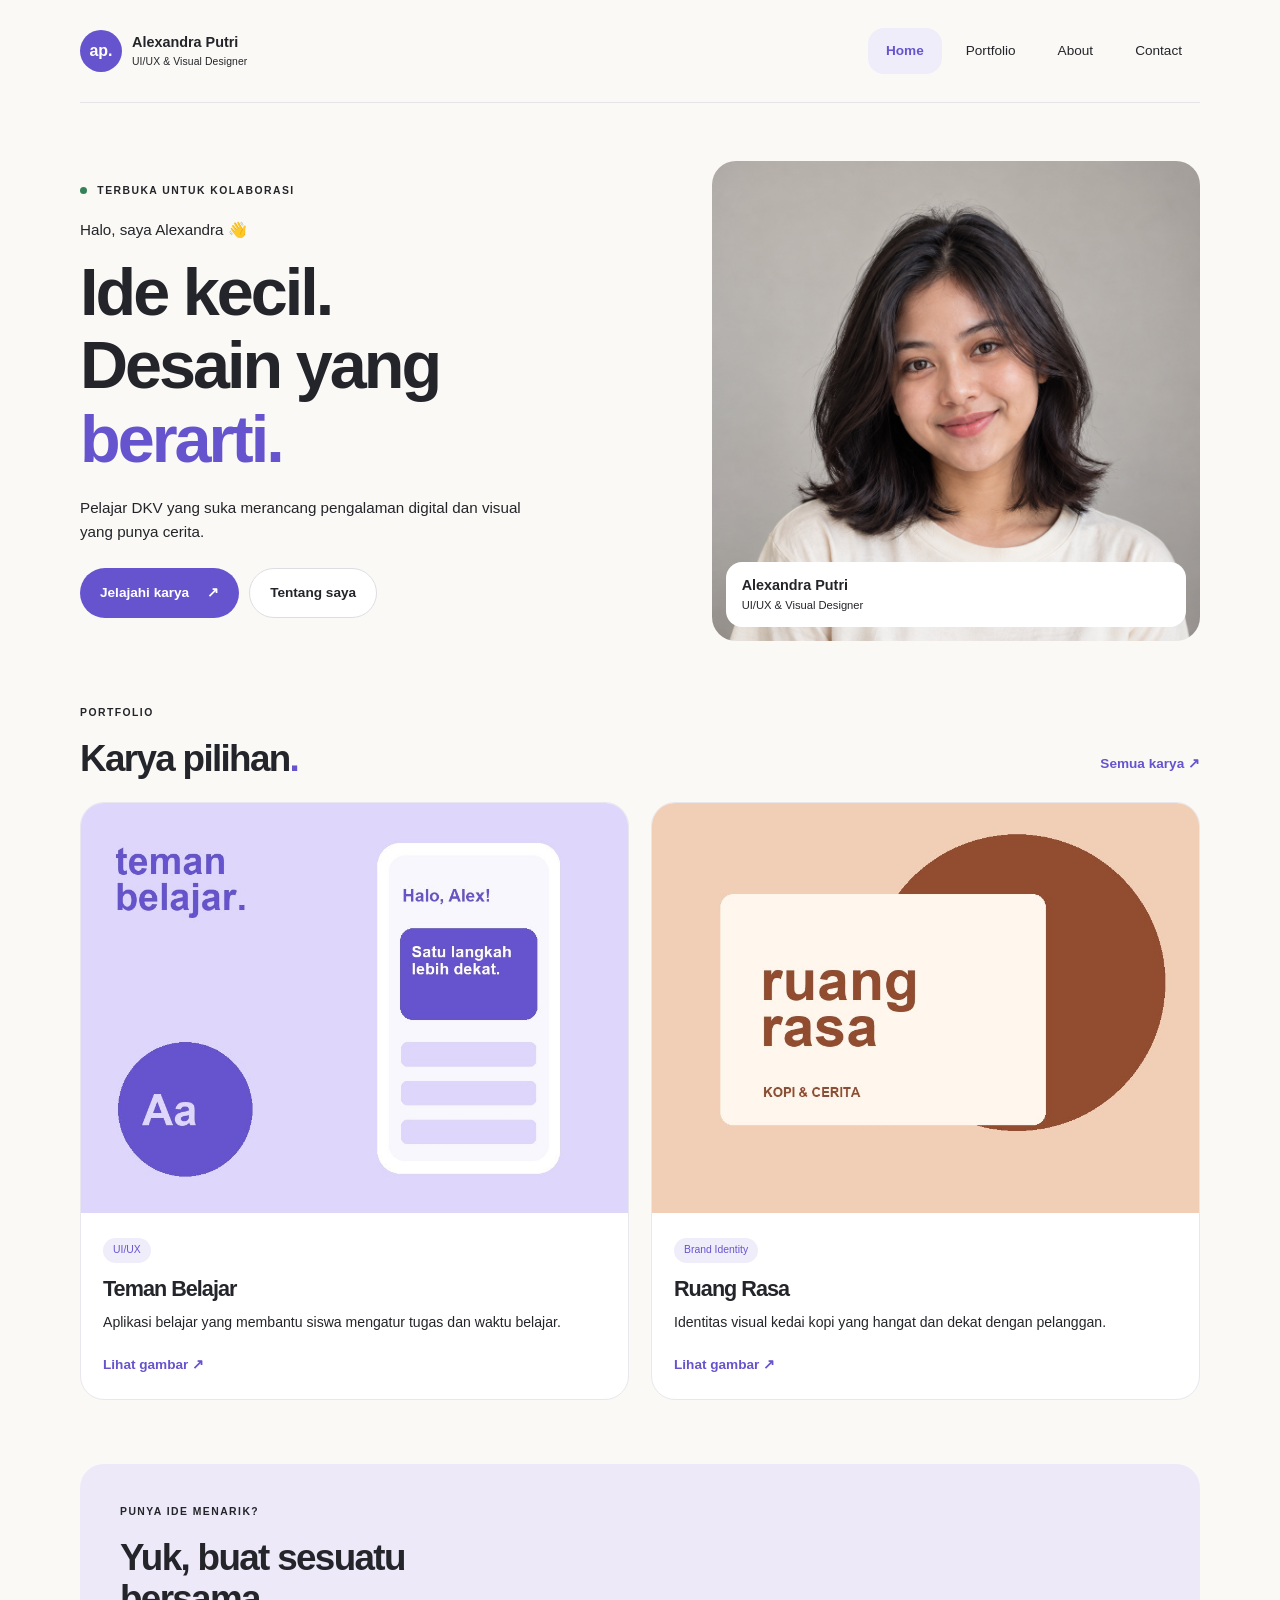
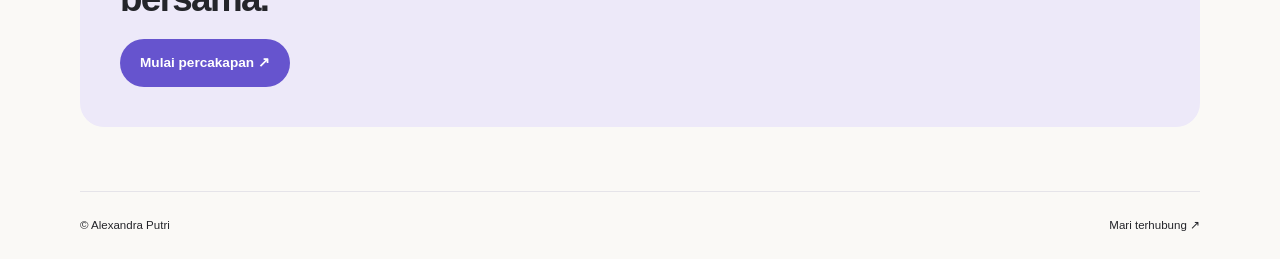
<file: SMK-Portfolio-Mobile/index.html>
<!DOCTYPE html>
<html lang="id">
<head>
  <meta charset="UTF-8">
  <meta name="viewport" content="width=device-width, initial-scale=1, viewport-fit=cover">
  <meta name="theme-color" content="#6654ce">
  <!-- GANTI NAMA SISWA DI SINI: judul tab dan deskripsi -->
  <title>Home — Alexandra Putri</title>
  <meta name="description" content="Portfolio Alexandra Putri, pelajar DKV dengan fokus UI/UX dan desain visual.">
  <!-- CSS bersama adalah referensi AI. CSS halaman ini yang diedit. -->
  <link rel="stylesheet" href="css/style.css">
  <link rel="stylesheet" href="css/home.css">
  <link rel="manifest" href="manifest.json">
  <link rel="icon" type="image/png" href="images/icon-192.png">
  <link rel="apple-touch-icon" href="images/icon-192.png">
  <script src="js/app.js" defer></script>
</head>
<body class="page-home">
  <a class="skip-link" href="#konten">Lewati ke konten</a>
  <header class="site-header wrap">
    <!-- GANTI NAMA SISWA DI SINI: nama dan inisial -->
    <a class="brand" href="index.html"><span class="brand-mark">ap.</span><span>Alexandra Putri<span class="brand-caption">UI/UX & Visual Designer</span></span></a>
    <nav aria-label="Navigasi utama">
      <a href="index.html" aria-current="page"><svg viewBox="0 0 24 24" aria-hidden="true"><path d="m3 10 9-7 9 7v10a1 1 0 0 1-1 1h-5v-7H9v7H4a1 1 0 0 1-1-1Z"/></svg><span>Home</span></a>
      <a href="portfolio.html"><svg viewBox="0 0 24 24" aria-hidden="true"><rect x="3" y="3" width="7" height="7" rx="1"/><rect x="14" y="3" width="7" height="7" rx="1"/><rect x="3" y="14" width="7" height="7" rx="1"/><rect x="14" y="14" width="7" height="7" rx="1"/></svg><span>Portfolio</span></a>
      <a href="about.html"><svg viewBox="0 0 24 24" aria-hidden="true"><circle cx="12" cy="8" r="4"/><path d="M4 21v-2a8 8 0 0 1 16 0v2"/></svg><span>About</span></a>
      <a href="contact.html"><svg viewBox="0 0 24 24" aria-hidden="true"><rect x="3" y="5" width="18" height="14" rx="2"/><path d="m3 6 9 7 9-7"/></svg><span>Contact</span></a>
    </nav>
  </header>
  <main id="konten" class="wrap">
    <section class="home-hero">
      <div class="hero-copy">
        <p class="eyebrow"><span class="status-dot"></span> TERBUKA UNTUK KOLABORASI</p>
        <!-- GANTI NAMA SISWA DI SINI -->
        <p class="intro">Halo, saya Alexandra 👋</p>
        <!-- GANTI DESKRIPSI DI SINI -->
        <h1>Ide kecil.<br>Desain yang <em>berarti.</em></h1>
        <p class="hero-description">Pelajar DKV yang suka merancang pengalaman digital dan visual yang punya cerita.</p>
        <div class="actions"><a class="button" href="portfolio.html">Jelajahi karya <span aria-hidden="true">↗</span></a><a class="button secondary" href="about.html">Tentang saya</a></div>
      </div>
      <figure class="hero-photo">
        <!-- GANTI FOTO: timpa images/profile.png dengan foto PNG Anda -->
        <img src="images/profile.png" alt="Foto profil placeholder buatan AI; ganti dengan foto Anda" width="1024" height="1536">
        <figcaption><span>Alexandra Putri</span><span>UI/UX & Visual Designer</span></figcaption>
      </figure>
    </section>
    <section class="home-work section">
      <div class="section-heading"><div><p class="eyebrow">PORTFOLIO</p><h2>Karya pilihan<span class="accent">.</span></h2></div><a class="text-link" href="portfolio.html">Semua karya ↗</a></div>
      <div class="project-grid">

      <!-- GANTI KARYA DI SINI: judul, kategori, deskripsi, gambar, dan alt -->
      <article class="project-card">
        <a class="project-image" href="images/karya-01.jpg" aria-label="Lihat gambar Teman Belajar"><img src="images/karya-01.jpg" alt="Contoh Teman Belajar; ganti dengan deskripsi karya Anda" width="960" height="720" loading="lazy"></a>
        <div class="project-info"><span class="category">UI/UX</span><h3>Teman Belajar</h3><p>Aplikasi belajar yang membantu siswa mengatur tugas dan waktu belajar.</p><a class="text-link" href="images/karya-01.jpg">Lihat gambar ↗</a></div>
      </article>

      <!-- GANTI KARYA DI SINI: judul, kategori, deskripsi, gambar, dan alt -->
      <article class="project-card">
        <a class="project-image" href="images/karya-02.jpg" aria-label="Lihat gambar Ruang Rasa"><img src="images/karya-02.jpg" alt="Contoh Ruang Rasa; ganti dengan deskripsi karya Anda" width="960" height="720" loading="lazy"></a>
        <div class="project-info"><span class="category">Brand Identity</span><h3>Ruang Rasa</h3><p>Identitas visual kedai kopi yang hangat dan dekat dengan pelanggan.</p><a class="text-link" href="images/karya-02.jpg">Lihat gambar ↗</a></div>
      </article>
    </div>
    </section>
    <section class="home-invite"><p class="eyebrow">PUNYA IDE MENARIK?</p><h2>Yuk, buat sesuatu<br>bersama.</h2><a class="button" href="contact.html">Mulai percakapan ↗</a></section>
  </main>
  <footer class="site-footer wrap">
    <!-- GANTI NAMA SISWA DI SINI -->
    <span>© Alexandra Putri</span><a href="contact.html">Mari terhubung ↗</a>
  </footer>
</body>
</html>
</file>
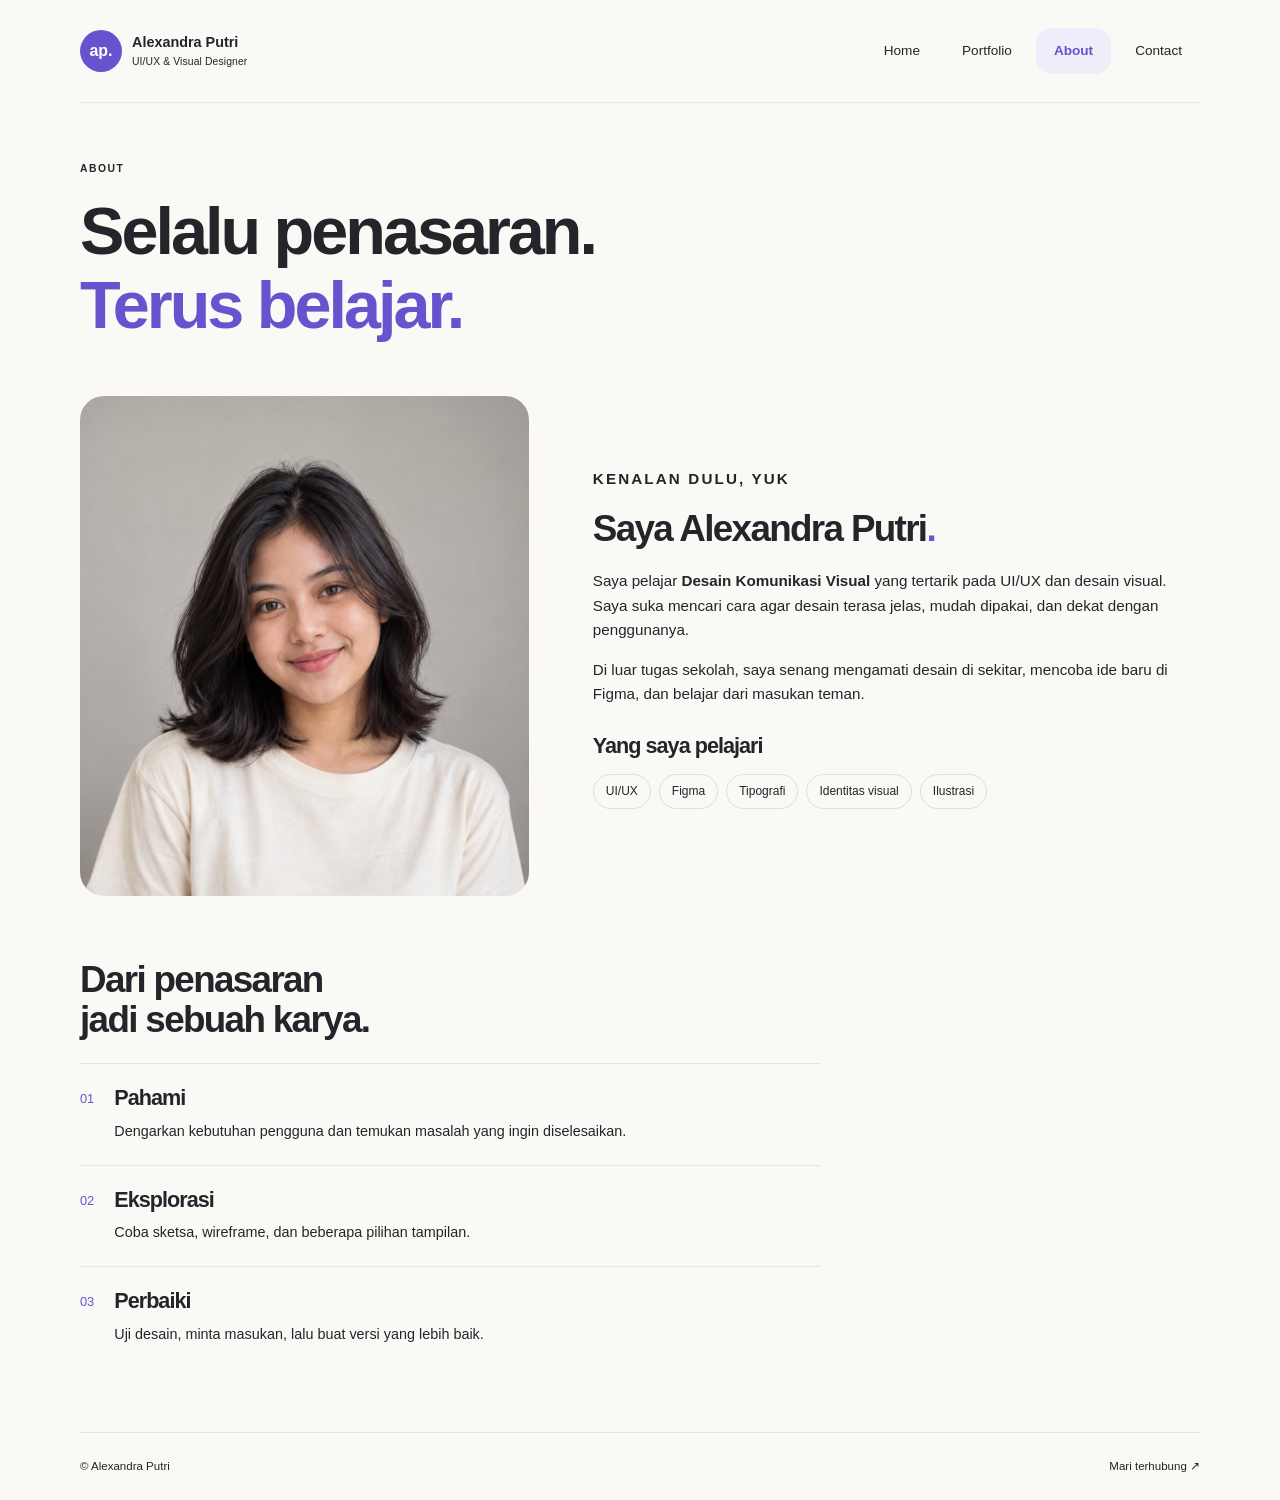
<file: SMK-Portfolio-Mobile/about.html>
<!DOCTYPE html>
<html lang="id">
<head>
  <meta charset="UTF-8">
  <meta name="viewport" content="width=device-width, initial-scale=1, viewport-fit=cover">
  <meta name="theme-color" content="#6654ce">
  <!-- GANTI NAMA SISWA DI SINI: judul tab dan deskripsi -->
  <title>About — Alexandra Putri</title>
  <meta name="description" content="Portfolio Alexandra Putri, pelajar DKV dengan fokus UI/UX dan desain visual.">
  <!-- CSS bersama adalah referensi AI. CSS halaman ini yang diedit. -->
  <link rel="stylesheet" href="css/style.css">
  <link rel="stylesheet" href="css/about.css">
  <link rel="manifest" href="manifest.json">
  <link rel="icon" type="image/png" href="images/icon-192.png">
  <link rel="apple-touch-icon" href="images/icon-192.png">
  <script src="js/app.js" defer></script>
</head>
<body class="page-about">
  <a class="skip-link" href="#konten">Lewati ke konten</a>
  <header class="site-header wrap">
    <!-- GANTI NAMA SISWA DI SINI: nama dan inisial -->
    <a class="brand" href="index.html"><span class="brand-mark">ap.</span><span>Alexandra Putri<span class="brand-caption">UI/UX & Visual Designer</span></span></a>
    <nav aria-label="Navigasi utama">
      <a href="index.html"><svg viewBox="0 0 24 24" aria-hidden="true"><path d="m3 10 9-7 9 7v10a1 1 0 0 1-1 1h-5v-7H9v7H4a1 1 0 0 1-1-1Z"/></svg><span>Home</span></a>
      <a href="portfolio.html"><svg viewBox="0 0 24 24" aria-hidden="true"><rect x="3" y="3" width="7" height="7" rx="1"/><rect x="14" y="3" width="7" height="7" rx="1"/><rect x="3" y="14" width="7" height="7" rx="1"/><rect x="14" y="14" width="7" height="7" rx="1"/></svg><span>Portfolio</span></a>
      <a href="about.html" aria-current="page"><svg viewBox="0 0 24 24" aria-hidden="true"><circle cx="12" cy="8" r="4"/><path d="M4 21v-2a8 8 0 0 1 16 0v2"/></svg><span>About</span></a>
      <a href="contact.html"><svg viewBox="0 0 24 24" aria-hidden="true"><rect x="3" y="5" width="18" height="14" rx="2"/><path d="m3 6 9 7 9-7"/></svg><span>Contact</span></a>
    </nav>
  </header>
  <main id="konten" class="wrap">
    <section class="page-heading"><p class="eyebrow">ABOUT</p><h1>Selalu penasaran.<br><em>Terus belajar.</em></h1></section>
    <section class="about-intro section">
      <!-- GANTI FOTO: timpa images/profile.png -->
      <img class="about-photo" src="images/profile.png" alt="Foto profil placeholder buatan AI; ganti dengan foto Anda" width="1024" height="1536">
      <div class="about-story">
        <!-- GANTI NAMA SISWA DI SINI -->
        <p class="eyebrow">KENALAN DULU, YUK</p><h2>Saya Alexandra Putri<span class="accent">.</span></h2>
        <!-- GANTI DESKRIPSI DI SINI -->
        <p>Saya pelajar <strong>Desain Komunikasi Visual</strong> yang tertarik pada UI/UX dan desain visual. Saya suka mencari cara agar desain terasa jelas, mudah dipakai, dan dekat dengan penggunanya.</p>
        <p>Di luar tugas sekolah, saya senang mengamati desain di sekitar, mencoba ide baru di Figma, dan belajar dari masukan teman.</p>
        <h3>Yang saya pelajari</h3><ul class="tags"><li>UI/UX</li><li>Figma</li><li>Tipografi</li><li>Identitas visual</li><li>Ilustrasi</li></ul>
      </div>
    </section>
    <section class="about-process section"><div class="section-heading"><h2>Dari penasaran<br>jadi sebuah karya.</h2></div>
      <!-- GANTI DESKRIPSI DI SINI: cerita proses desain Anda -->
      <ol class="process-list"><li><span>01</span><div><h3>Pahami</h3><p>Dengarkan kebutuhan pengguna dan temukan masalah yang ingin diselesaikan.</p></div></li><li><span>02</span><div><h3>Eksplorasi</h3><p>Coba sketsa, wireframe, dan beberapa pilihan tampilan.</p></div></li><li><span>03</span><div><h3>Perbaiki</h3><p>Uji desain, minta masukan, lalu buat versi yang lebih baik.</p></div></li></ol>
    </section>
  </main>
  <footer class="site-footer wrap">
    <!-- GANTI NAMA SISWA DI SINI -->
    <span>© Alexandra Putri</span><a href="contact.html">Mari terhubung ↗</a>
  </footer>
</body>
</html>
</file>
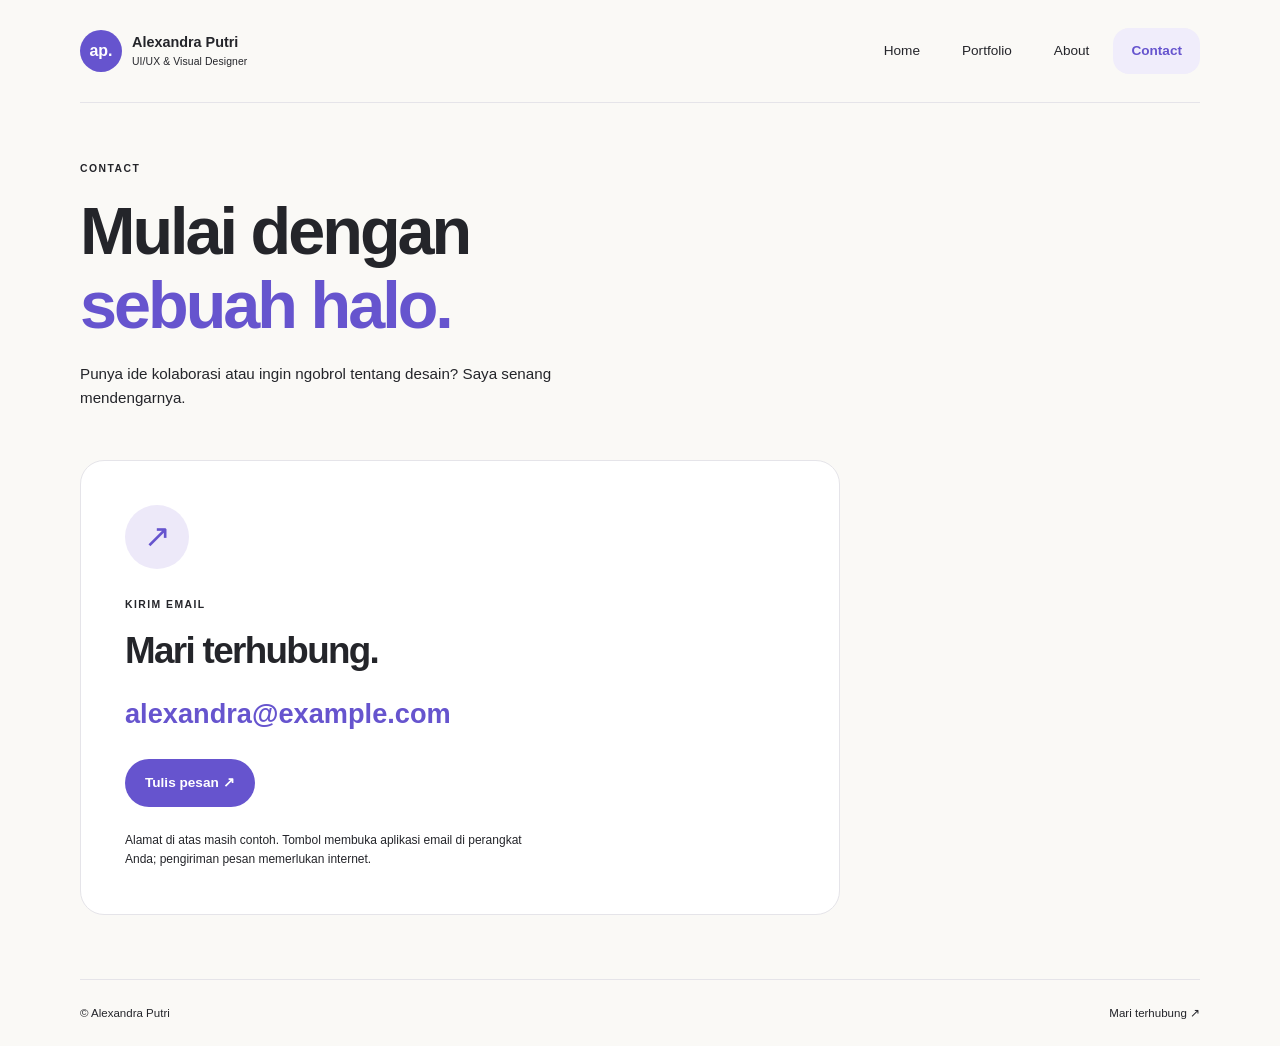
<file: SMK-Portfolio-Mobile/contact.html>
<!DOCTYPE html>
<html lang="id">
<head>
  <meta charset="UTF-8">
  <meta name="viewport" content="width=device-width, initial-scale=1, viewport-fit=cover">
  <meta name="theme-color" content="#6654ce">
  <!-- GANTI NAMA SISWA DI SINI: judul tab dan deskripsi -->
  <title>Contact — Alexandra Putri</title>
  <meta name="description" content="Portfolio Alexandra Putri, pelajar DKV dengan fokus UI/UX dan desain visual.">
  <!-- CSS bersama adalah referensi AI. CSS halaman ini yang diedit. -->
  <link rel="stylesheet" href="css/style.css">
  <link rel="stylesheet" href="css/contact.css">
  <link rel="manifest" href="manifest.json">
  <link rel="icon" type="image/png" href="images/icon-192.png">
  <link rel="apple-touch-icon" href="images/icon-192.png">
  <script src="js/app.js" defer></script>
</head>
<body class="page-contact">
  <a class="skip-link" href="#konten">Lewati ke konten</a>
  <header class="site-header wrap">
    <!-- GANTI NAMA SISWA DI SINI: nama dan inisial -->
    <a class="brand" href="index.html"><span class="brand-mark">ap.</span><span>Alexandra Putri<span class="brand-caption">UI/UX & Visual Designer</span></span></a>
    <nav aria-label="Navigasi utama">
      <a href="index.html"><svg viewBox="0 0 24 24" aria-hidden="true"><path d="m3 10 9-7 9 7v10a1 1 0 0 1-1 1h-5v-7H9v7H4a1 1 0 0 1-1-1Z"/></svg><span>Home</span></a>
      <a href="portfolio.html"><svg viewBox="0 0 24 24" aria-hidden="true"><rect x="3" y="3" width="7" height="7" rx="1"/><rect x="14" y="3" width="7" height="7" rx="1"/><rect x="3" y="14" width="7" height="7" rx="1"/><rect x="14" y="14" width="7" height="7" rx="1"/></svg><span>Portfolio</span></a>
      <a href="about.html"><svg viewBox="0 0 24 24" aria-hidden="true"><circle cx="12" cy="8" r="4"/><path d="M4 21v-2a8 8 0 0 1 16 0v2"/></svg><span>About</span></a>
      <a href="contact.html" aria-current="page"><svg viewBox="0 0 24 24" aria-hidden="true"><rect x="3" y="5" width="18" height="14" rx="2"/><path d="m3 6 9 7 9-7"/></svg><span>Contact</span></a>
    </nav>
  </header>
  <main id="konten" class="wrap">
    <section class="page-heading"><p class="eyebrow">CONTACT</p>
      <!-- GANTI DESKRIPSI DI SINI -->
      <h1>Mulai dengan<br><em>sebuah halo.</em></h1><p>Punya ide kolaborasi atau ingin ngobrol tentang desain? Saya senang mendengarnya.</p>
    </section>
    <section class="contact-panel section">
      <span class="contact-arrow" aria-hidden="true">↗</span><p class="eyebrow">KIRIM EMAIL</p><h2>Mari terhubung.</h2>
      <!-- GANTI EMAIL DI SINI: alamat pada teks dan SEMUA href mailto -->
      <a class="contact-email" href="mailto:alexandra@example.com">alexandra@example.com</a>
      <a class="button" href="mailto:alexandra@example.com?subject=Halo%20Alexandra">Tulis pesan ↗</a>
      <p class="contact-note">Alamat di atas masih contoh. Tombol membuka aplikasi email di perangkat Anda; pengiriman pesan memerlukan internet.</p>
    </section>
  </main>
  <footer class="site-footer wrap">
    <!-- GANTI NAMA SISWA DI SINI -->
    <span>© Alexandra Putri</span><a href="contact.html">Mari terhubung ↗</a>
  </footer>
</body>
</html>
</file>
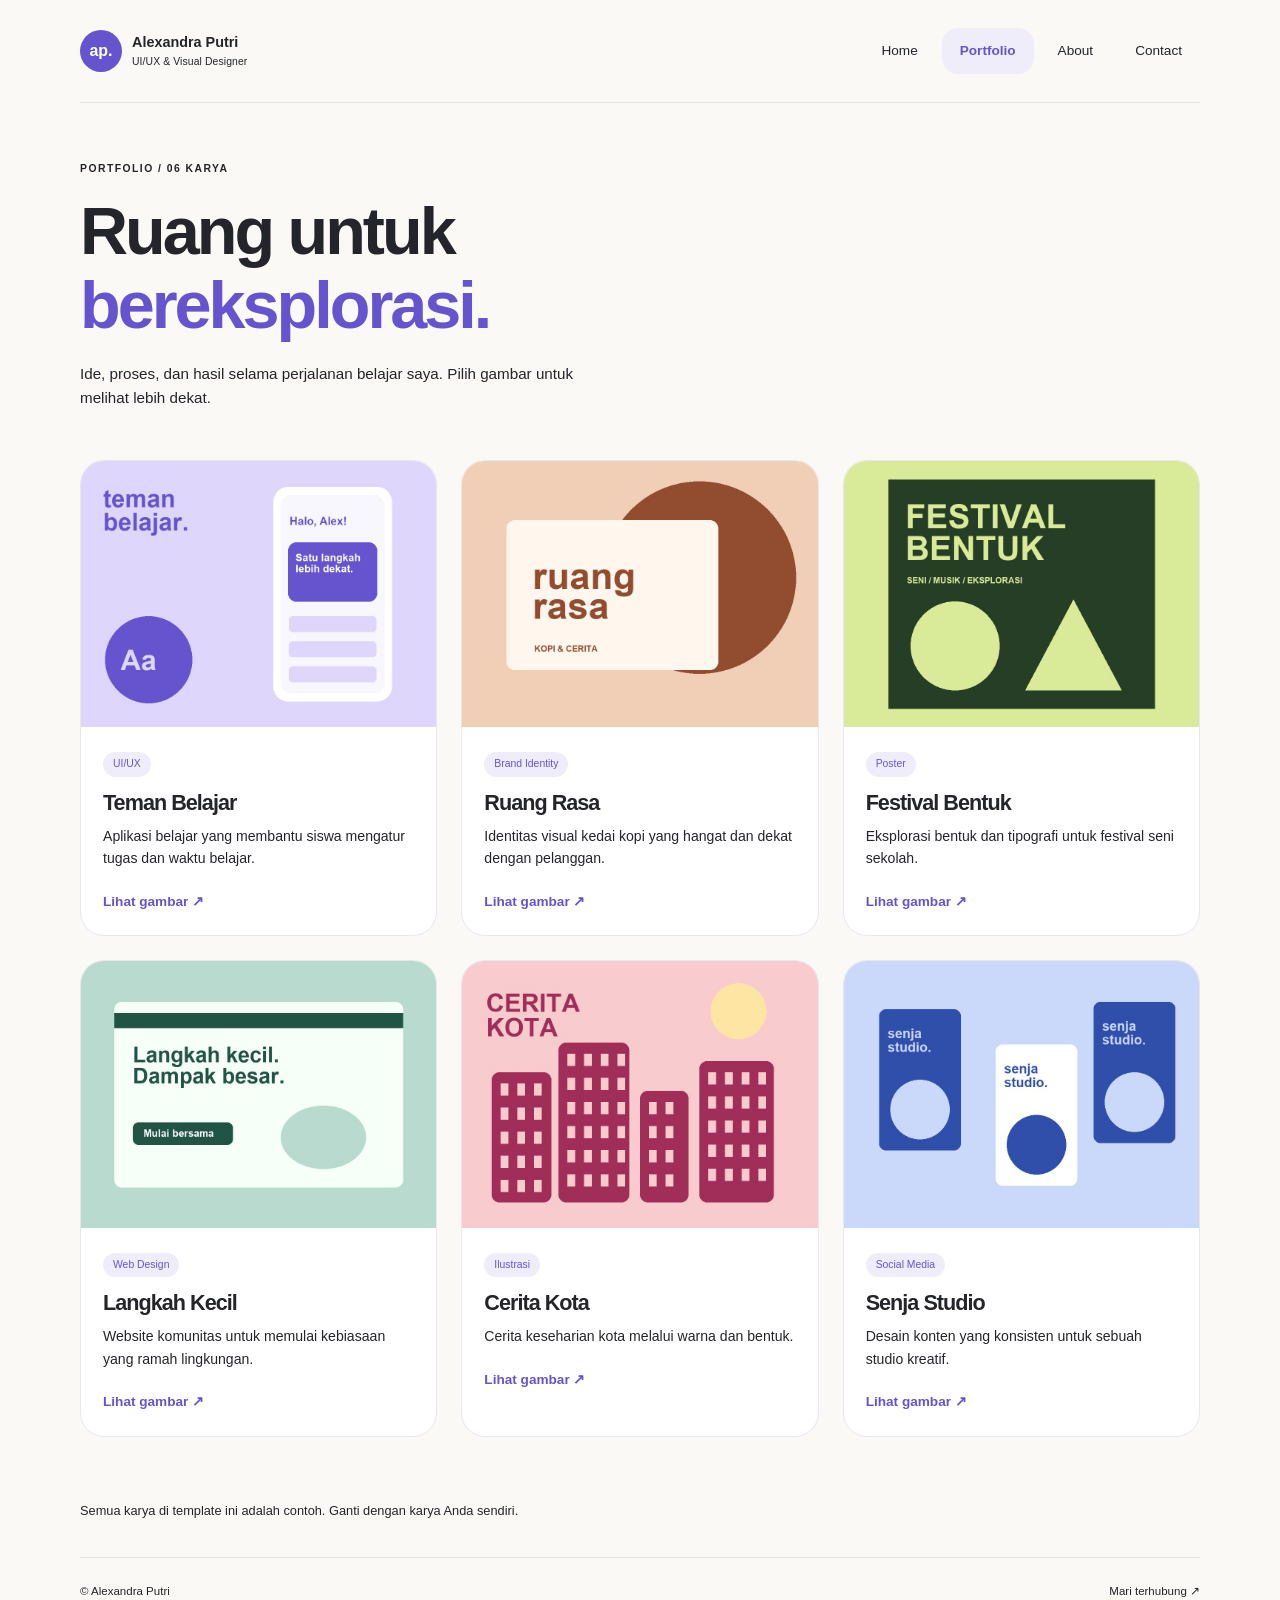
<file: SMK-Portfolio-Mobile/portfolio.html>
<!DOCTYPE html>
<html lang="id">
<head>
  <meta charset="UTF-8">
  <meta name="viewport" content="width=device-width, initial-scale=1, viewport-fit=cover">
  <meta name="theme-color" content="#6654ce">
  <!-- GANTI NAMA SISWA DI SINI: judul tab dan deskripsi -->
  <title>Portfolio — Alexandra Putri</title>
  <meta name="description" content="Portfolio Alexandra Putri, pelajar DKV dengan fokus UI/UX dan desain visual.">
  <!-- CSS bersama adalah referensi AI. CSS halaman ini yang diedit. -->
  <link rel="stylesheet" href="css/style.css">
  <link rel="stylesheet" href="css/portfolio.css">
  <link rel="manifest" href="manifest.json">
  <link rel="icon" type="image/png" href="images/icon-192.png">
  <link rel="apple-touch-icon" href="images/icon-192.png">
  <script src="js/app.js" defer></script>
</head>
<body class="page-portfolio">
  <a class="skip-link" href="#konten">Lewati ke konten</a>
  <header class="site-header wrap">
    <!-- GANTI NAMA SISWA DI SINI: nama dan inisial -->
    <a class="brand" href="index.html"><span class="brand-mark">ap.</span><span>Alexandra Putri<span class="brand-caption">UI/UX & Visual Designer</span></span></a>
    <nav aria-label="Navigasi utama">
      <a href="index.html"><svg viewBox="0 0 24 24" aria-hidden="true"><path d="m3 10 9-7 9 7v10a1 1 0 0 1-1 1h-5v-7H9v7H4a1 1 0 0 1-1-1Z"/></svg><span>Home</span></a>
      <a href="portfolio.html" aria-current="page"><svg viewBox="0 0 24 24" aria-hidden="true"><rect x="3" y="3" width="7" height="7" rx="1"/><rect x="14" y="3" width="7" height="7" rx="1"/><rect x="3" y="14" width="7" height="7" rx="1"/><rect x="14" y="14" width="7" height="7" rx="1"/></svg><span>Portfolio</span></a>
      <a href="about.html"><svg viewBox="0 0 24 24" aria-hidden="true"><circle cx="12" cy="8" r="4"/><path d="M4 21v-2a8 8 0 0 1 16 0v2"/></svg><span>About</span></a>
      <a href="contact.html"><svg viewBox="0 0 24 24" aria-hidden="true"><rect x="3" y="5" width="18" height="14" rx="2"/><path d="m3 6 9 7 9-7"/></svg><span>Contact</span></a>
    </nav>
  </header>
  <main id="konten" class="wrap">
    <section class="page-heading">
      <p class="eyebrow">PORTFOLIO / 06 KARYA</p>
      <!-- GANTI DESKRIPSI DI SINI -->
      <h1>Ruang untuk<br><em>bereksplorasi.</em></h1><p>Ide, proses, dan hasil selama perjalanan belajar saya. Pilih gambar untuk melihat lebih dekat.</p>
    </section>
    <section class="portfolio-work section" aria-label="Enam karya portfolio"><div class="project-grid">

      <!-- GANTI KARYA DI SINI: judul, kategori, deskripsi, gambar, dan alt -->
      <article class="project-card">
        <a class="project-image" href="images/karya-01.jpg" aria-label="Lihat gambar Teman Belajar"><img src="images/karya-01.jpg" alt="Contoh Teman Belajar; ganti dengan deskripsi karya Anda" width="960" height="720" loading="lazy"></a>
        <div class="project-info"><span class="category">UI/UX</span><h3>Teman Belajar</h3><p>Aplikasi belajar yang membantu siswa mengatur tugas dan waktu belajar.</p><a class="text-link" href="images/karya-01.jpg">Lihat gambar ↗</a></div>
      </article>

      <!-- GANTI KARYA DI SINI: judul, kategori, deskripsi, gambar, dan alt -->
      <article class="project-card">
        <a class="project-image" href="images/karya-02.jpg" aria-label="Lihat gambar Ruang Rasa"><img src="images/karya-02.jpg" alt="Contoh Ruang Rasa; ganti dengan deskripsi karya Anda" width="960" height="720" loading="lazy"></a>
        <div class="project-info"><span class="category">Brand Identity</span><h3>Ruang Rasa</h3><p>Identitas visual kedai kopi yang hangat dan dekat dengan pelanggan.</p><a class="text-link" href="images/karya-02.jpg">Lihat gambar ↗</a></div>
      </article>

      <!-- GANTI KARYA DI SINI: judul, kategori, deskripsi, gambar, dan alt -->
      <article class="project-card">
        <a class="project-image" href="images/karya-03.jpg" aria-label="Lihat gambar Festival Bentuk"><img src="images/karya-03.jpg" alt="Contoh Festival Bentuk; ganti dengan deskripsi karya Anda" width="960" height="720" loading="lazy"></a>
        <div class="project-info"><span class="category">Poster</span><h3>Festival Bentuk</h3><p>Eksplorasi bentuk dan tipografi untuk festival seni sekolah.</p><a class="text-link" href="images/karya-03.jpg">Lihat gambar ↗</a></div>
      </article>

      <!-- GANTI KARYA DI SINI: judul, kategori, deskripsi, gambar, dan alt -->
      <article class="project-card">
        <a class="project-image" href="images/karya-04.jpg" aria-label="Lihat gambar Langkah Kecil"><img src="images/karya-04.jpg" alt="Contoh Langkah Kecil; ganti dengan deskripsi karya Anda" width="960" height="720" loading="lazy"></a>
        <div class="project-info"><span class="category">Web Design</span><h3>Langkah Kecil</h3><p>Website komunitas untuk memulai kebiasaan yang ramah lingkungan.</p><a class="text-link" href="images/karya-04.jpg">Lihat gambar ↗</a></div>
      </article>

      <!-- GANTI KARYA DI SINI: judul, kategori, deskripsi, gambar, dan alt -->
      <article class="project-card">
        <a class="project-image" href="images/karya-05.jpg" aria-label="Lihat gambar Cerita Kota"><img src="images/karya-05.jpg" alt="Contoh Cerita Kota; ganti dengan deskripsi karya Anda" width="960" height="720" loading="lazy"></a>
        <div class="project-info"><span class="category">Ilustrasi</span><h3>Cerita Kota</h3><p>Cerita keseharian kota melalui warna dan bentuk.</p><a class="text-link" href="images/karya-05.jpg">Lihat gambar ↗</a></div>
      </article>

      <!-- GANTI KARYA DI SINI: judul, kategori, deskripsi, gambar, dan alt -->
      <article class="project-card">
        <a class="project-image" href="images/karya-06.jpg" aria-label="Lihat gambar Senja Studio"><img src="images/karya-06.jpg" alt="Contoh Senja Studio; ganti dengan deskripsi karya Anda" width="960" height="720" loading="lazy"></a>
        <div class="project-info"><span class="category">Social Media</span><h3>Senja Studio</h3><p>Desain konten yang konsisten untuk sebuah studio kreatif.</p><a class="text-link" href="images/karya-06.jpg">Lihat gambar ↗</a></div>
      </article>
    </div></section>
    <p class="sample-note">Semua karya di template ini adalah contoh. Ganti dengan karya Anda sendiri.</p>
  </main>
  <footer class="site-footer wrap">
    <!-- GANTI NAMA SISWA DI SINI -->
    <span>© Alexandra Putri</span><a href="contact.html">Mari terhubung ↗</a>
  </footer>
</body>
</html>
</file>
<file: SMK-Portfolio-Mobile/css/style.css>
/* MULAI DI SINI: lima pengaturan utama sesuai desain Figma Anda. */
:root {
  --primary: #6654ce; /* Warna tombol dan aksen */
  --background: #faf9f6; /* Latar halaman */
  --text: #24252a; /* Tulisan utama */
  --card: #ffffff; /* Latar kartu */
  --radius: 24px; /* Lengkungan sudut */
}
/* CSS BERSAMA: dipakai empat halaman. AI membacanya sebagai referensi.
   Untuk mengubah satu halaman, edit home/portfolio/about/contact.css. */
* { box-sizing: border-box; }
body { margin: 0; padding-bottom: calc(96px + env(safe-area-inset-bottom)); background: var(--background); color: var(--text); font-family: Arial, Helvetica, sans-serif; line-height: 1.6; }
a { color: inherit; text-decoration: none; }
img { display: block; max-width: 100%; height: auto; }
svg { display: block; }
h1, h2, h3, p { margin-top: 0; }
h1, h2, h3 { line-height: 1.1; letter-spacing: -0.045em; }
h1 { font-size: clamp(2.4rem, 10vw, 3.7rem); margin-bottom: 20px; }
h2 { font-size: 1.9rem; margin-bottom: 20px; }
h3 { font-size: 1.35rem; margin-bottom: 10px; }
em { color: var(--primary); font-style: normal; }
.accent { color: var(--primary); }
.wrap { width: min(1120px, calc(100% - 40px)); margin-inline: auto; }
.eyebrow { font-size: 0.65rem; font-weight: bold; letter-spacing: 0.14em; margin-bottom: 18px; }
.text-link { color: var(--primary); font-size: 0.85rem; font-weight: bold; }
.text-link:hover { text-decoration: underline; }
.button { display: inline-flex; align-items: center; justify-content: center; gap: 18px; min-height: 48px; padding: 13px 20px; border-radius: 100px; background: var(--primary); color: white; font-size: 0.85rem; font-weight: bold; }
.button:hover { filter: brightness(0.9); }
.button.secondary { background: var(--card); color: var(--text); border: 1px solid #dddee3; }
.actions { display: flex; flex-wrap: wrap; gap: 10px; }
a:focus-visible { outline: 3px solid var(--primary); outline-offset: 4px; }
.skip-link { position: fixed; left: 16px; top: -100px; z-index: 30; background: var(--card); padding: 12px; }
.skip-link:focus { top: 12px; }
/* Header dan navigasi mobile. Ikon ada di HTML, tanpa library. */
.site-header { display: flex; align-items: center; justify-content: space-between; padding-block: 22px; gap: 20px; }
.brand { display: flex; align-items: center; gap: 10px; font-weight: bold; font-size: 0.9rem; }
.brand-mark { display: grid; place-items: center; width: 42px; height: 42px; border-radius: 50%; color: white; background: var(--primary); font-size: 1rem; }
.brand-caption { display: block; font-size: 0.65rem; font-weight: normal; letter-spacing: 0.01em; }
nav { position: fixed; bottom: 0; left: 0; z-index: 20; display: flex; gap: 4px; width: 100%; padding: 10px 14px calc(10px + env(safe-area-inset-bottom)); border-top: 1px solid #e5e4e9; background: var(--card); }
nav a { flex: 1; display: flex; flex-direction: column; align-items: center; gap: 4px; padding: 8px 4px; border-radius: 16px; font-size: 0.65rem; }
nav svg { width: 21px; height: 21px; fill: none; stroke: currentColor; stroke-width: 1.6; stroke-linecap: round; stroke-linejoin: round; }
nav a[aria-current="page"] { color: var(--primary); background: #f0edfb; font-weight: bold; }
nav a:hover { background: #f0edfb; }
.page-heading { padding-block: 28px 24px; }
.page-heading p:last-child { max-width: 520px; font-size: 0.95rem; }
.section { margin-bottom: 42px; }
.section-heading { display: flex; justify-content: space-between; align-items: end; gap: 16px; margin-bottom: 22px; }
.section-heading h2 { margin-bottom: 0; }
.section-heading .text-link { flex-shrink: 0; padding-block: 5px; }
/* Kartu karya bersama. CSS halaman boleh mengatur ulang layout ini. */
.project-grid { display: grid; gap: 22px; }
.project-card { background: var(--card); border: 1px solid #e9e7ee; border-radius: var(--radius); overflow: hidden; }
.project-image { display: block; }
.project-image img { width: 100%; aspect-ratio: 4 / 3; object-fit: cover; }
.project-info { padding: 22px; }
.category { display: inline-block; color: var(--primary); background: #f0edfb; padding: 4px 10px; border-radius: 100px; font-size: 0.65rem; margin-bottom: 14px; }
.project-info p { font-size: 0.88rem; margin-bottom: 18px; }
.site-footer { display: flex; justify-content: space-between; flex-wrap: wrap; gap: 10px; border-top: 1px solid #e5e4e9; padding-block: 24px; font-size: 0.72rem; }
/* Desktop: navigasi kembali ke atas. Halaman memakai ruang lebih lebar. */
@media (min-width: 760px) {
  body { padding-bottom: 0; }
  h1 { font-size: clamp(3.2rem, 5.2vw, 4.6rem); }
  h2 { font-size: 2.3rem; }
  .site-header { padding-block: 28px; border-bottom: 1px solid #e5e4e9; }
  nav { position: static; width: auto; border: 0; padding: 0; gap: 6px; background: transparent; }
  nav a { flex-direction: row; font-size: 0.85rem; padding: 12px 18px; }
  nav svg { display: none; }
  .page-heading { padding-block: 58px 34px; }
  .section { margin-bottom: 64px; }
}
@media (max-width: 350px) {
  .wrap { width: calc(100% - 32px); }
  .section-heading { align-items: start; flex-direction: column; gap: 8px; }
}
</file>
<file: SMK-Portfolio-Mobile/css/home.css>
/* HOME SAJA — kirim file ini + index.html ke AI bersama screenshot Figma. */
.home-hero { padding-block: 28px 40px; }
.status-dot { display: inline-block; width: 7px; height: 7px; margin-right: 6px; border-radius: 50%; background: #368258; }
.intro { font-size: 0.95rem; margin-bottom: 14px; }
.hero-description { max-width: 450px; font-size: 0.95rem; margin-bottom: 24px; }
.hero-photo { position: relative; margin: 28px 0 0; border-radius: var(--radius); overflow: hidden; }
.hero-photo img { width: 100%; height: 310px; object-fit: cover; object-position: center 32%; }
.hero-photo figcaption { position: absolute; bottom: 14px; left: 14px; right: 14px; display: flex; flex-direction: column; padding: 12px 16px; border-radius: 16px; background: var(--card); }
.hero-photo figcaption span:first-child { font-weight: bold; font-size: 0.9rem; }
.hero-photo figcaption span:last-child { font-size: 0.7rem; }
.home-invite { background: #ede9f9; border-radius: var(--radius); padding: 28px; margin-bottom: 42px; }
@media (min-width: 760px) {
  .home-hero { display: grid; grid-template-columns: 1.15fr 1fr; gap: 70px; align-items: center; padding-block: 58px 64px; }
  .hero-photo { margin: 0; }
  .hero-photo img { height: 480px; }
  .home-work .project-grid { grid-template-columns: repeat(2, 1fr); }
  .home-invite { padding: 40px; margin-bottom: 64px; }
}
</file>
<file: SMK-Portfolio-Mobile/css/about.css>
/* ABOUT SAJA — kirim file ini + about.html ke AI. */
.about-intro { display: grid; gap: 28px; }
.about-photo { width: 100%; height: 340px; object-fit: cover; object-position: center 30%; border-radius: var(--radius); }
.about-story p { font-size: 0.95rem; }
.about-story h3 { margin-top: 28px; }
.tags { display: flex; flex-wrap: wrap; gap: 8px; list-style: none; padding: 0; }
.tags li { border: 1px solid #dddee3; border-radius: 100px; padding: 7px 12px; font-size: 0.75rem; }
.process-list { list-style: none; padding: 0; margin: 0; }
.process-list li { display: flex; align-items: start; gap: 20px; padding-block: 22px; border-top: 1px solid #e5e4e9; }
.process-list li > span { color: var(--primary); font-size: 0.8rem; padding-top: 3px; }
.process-list p { font-size: 0.9rem; margin-bottom: 0; }
@media (min-width: 760px) {
  .about-intro { grid-template-columns: 0.85fr 1.15fr; gap: 64px; align-items: center; }
  .about-photo { height: 500px; }
  .about-process { max-width: 740px; }
}
</file>
<file: SMK-Portfolio-Mobile/css/contact.css>
/* CONTACT SAJA — kirim file ini + contact.html ke AI. */
.contact-panel { border: 1px solid #e5e4e9; border-radius: var(--radius); background: var(--card); padding: 28px; }
.contact-arrow { display: grid; place-items: center; width: 64px; height: 64px; background: #ede9f9; color: var(--primary); font-size: 2rem; border-radius: 50%; margin-bottom: 28px; }
.contact-email { display: block; overflow-wrap: anywhere; color: var(--primary); font-size: 1.1rem; font-weight: bold; margin-bottom: 24px; }
.contact-note { font-size: 0.75rem; margin: 24px 0 0; max-width: 430px; }
@media (min-width: 760px) {
  .contact-panel { padding: 44px; max-width: 760px; }
  .contact-email { font-size: 1.7rem; }
}
</file>
<file: SMK-Portfolio-Mobile/css/portfolio.css>
/* PORTFOLIO SAJA — kirim file ini + portfolio.html ke AI. */
.portfolio-work .project-grid { gap: 24px; }
.sample-note { font-size: 0.8rem; margin-bottom: 36px; }
@media (min-width: 600px) {
  .portfolio-work .project-grid { grid-template-columns: repeat(2, 1fr); }
}
@media (min-width: 1000px) {
  .portfolio-work .project-grid { grid-template-columns: repeat(3, 1fr); }
}
</file>
